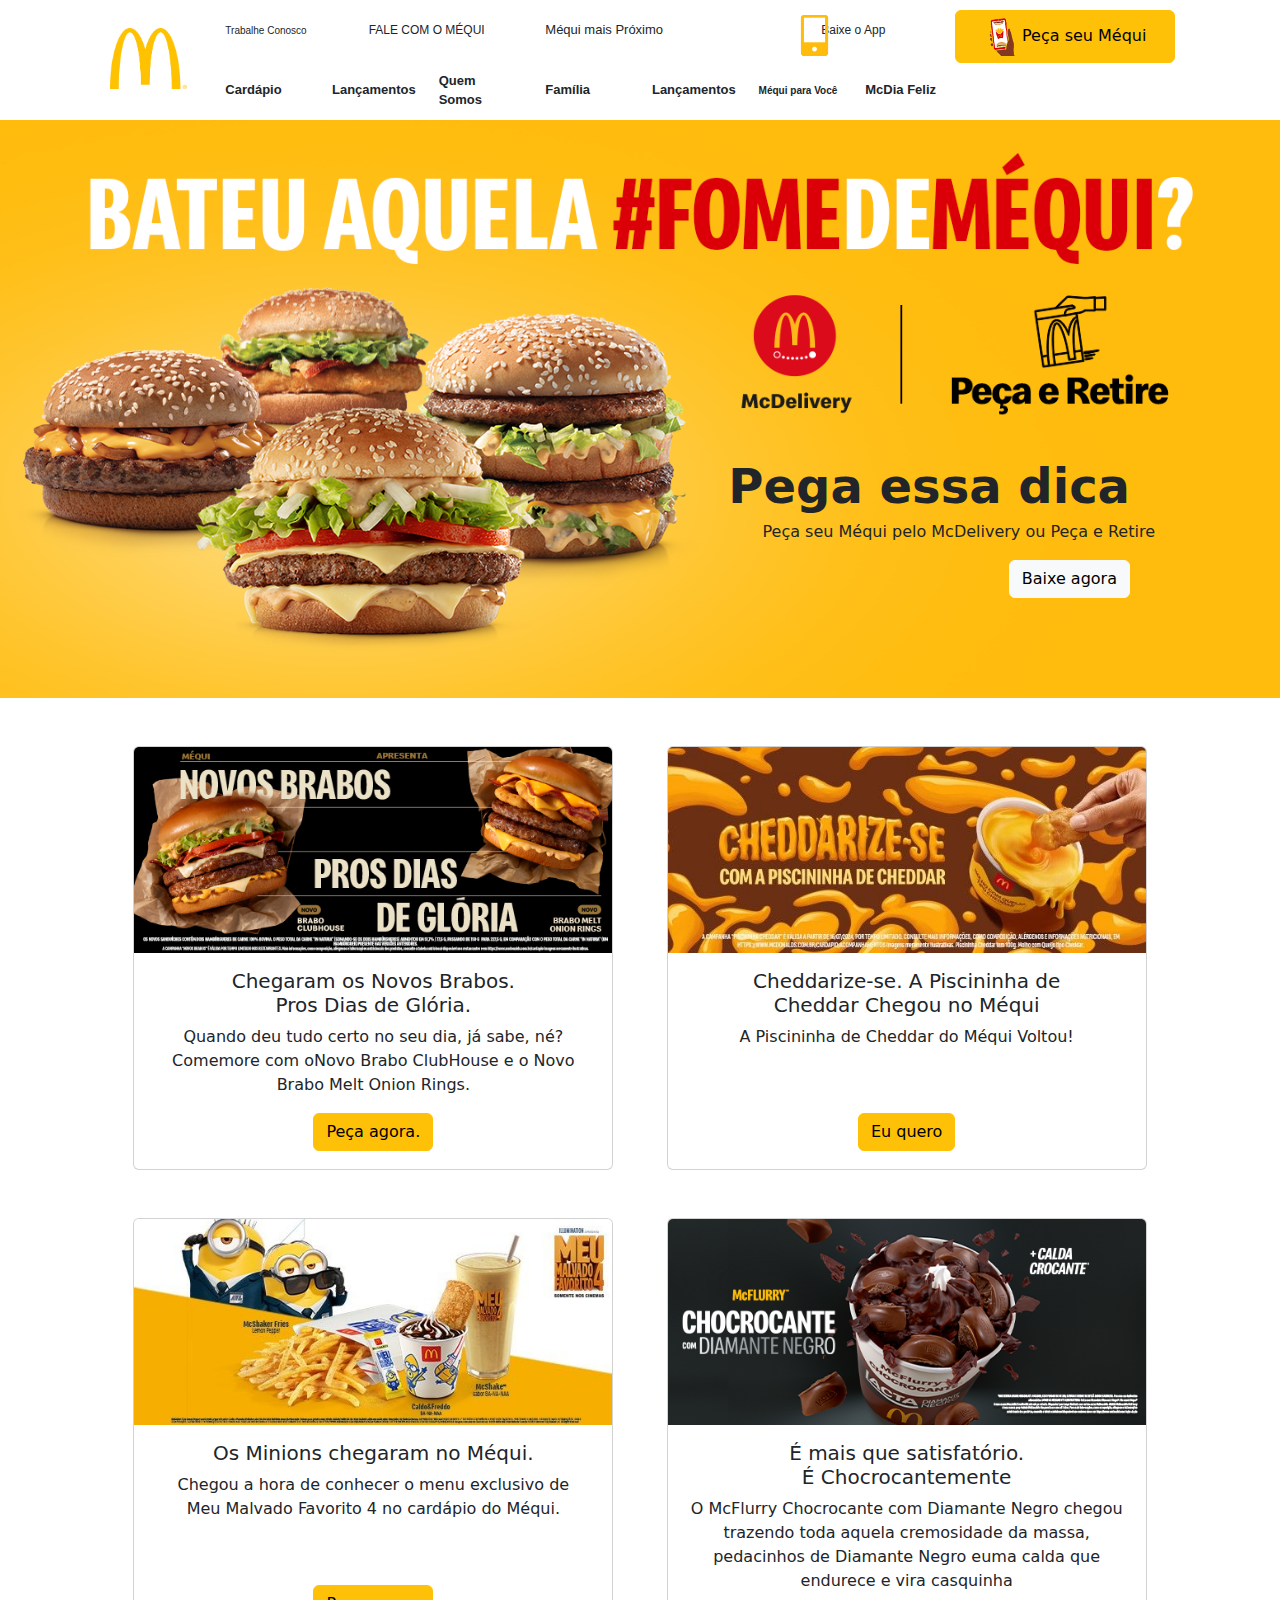
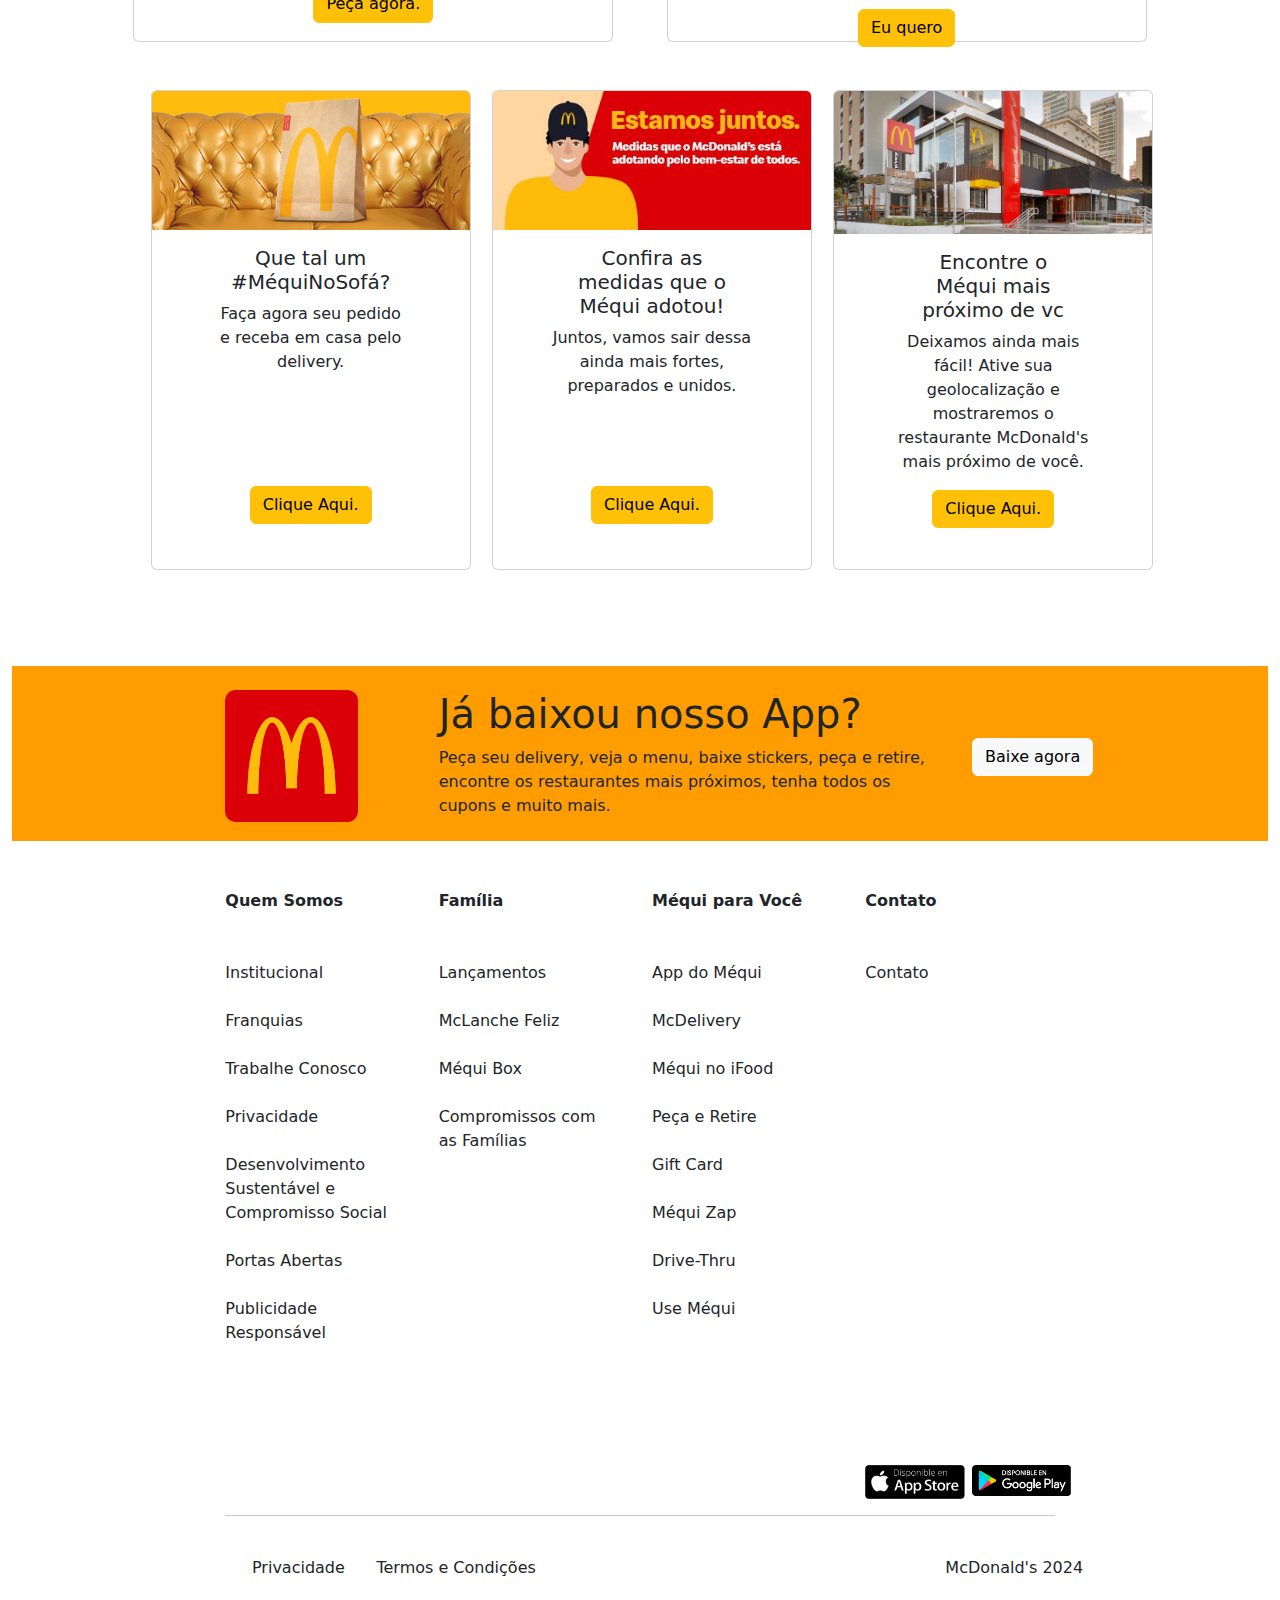
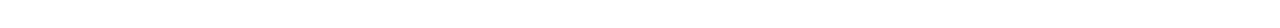
<file: REPLICA/index.html>
<!DOCTYPE html>
<html lang="en">
<head>
    <meta charset="UTF-8">
    <meta name="viewport" content="width=device-width, initial-scale=1.0">
    <title>McDonalds</title>
    <link href="https://cdn.jsdelivr.net/npm/bootstrap@5.3.3/dist/css/bootstrap.min.css" rel="stylesheet" 
    integrity="sha384-QWTKZyjpPEjISv5WaRU9OFeRpok6YctnYmDr5pNlyT2bRjXh0JMhjY6hW+ALEwIH" crossorigin="anonymous">
    <link rel="stylesheet" href="style.css">
</head>
<body>
    <div class="container-fluid"> 
        <div class="row">
            <div class="col-md-2 div1">
            </div>
            <div class="col-md-1 div3">
                Trabalhe Conosco
            </div>
            <div class="col-md-2 div2">
                FALE COM O MÉQUI
            </div>
            <div class="col-md-2 div1">
                Méqui mais Próximo
            </div>          
            <div class="col-md-2 div2">
                Baixe o App
            </div>
           
            <div class="col-md-3 div1">
            </div>
        </div>
        <div class="row">
            <div class="col-md-2 div1">
            </div>
            <div class="col-md-1 div1">
               <b> Cardápio </b>
            </div>
            <div class="col-md-1 div1">
                <b> Lançamentos </b>
            </div>
            <div class="col-md-1 div1">
                <b> Quem Somos </b>
            </div>
            <div class="col-md-1 div1">
                <b> Família </b>
            </div>
            <div class="col-md-1 div1">
                <b> Lançamentos </b>
            </div>
            <div class="col-md-1 div3">
                <b> Méqui para Você </b>
            </div>
            <div class="col-md-1 div1">
                <b> McDia Feliz </b> 
            </div>
            <div class="col-md-3 div1">
            </div>
        </div>
        <img src="img/simbolo.png" class="img1">
        <botão>
        <button type="button" class="btn btn-warning"><img src="img/celular2.png" class="img3">Peça seu Méqui</button>
        </botão>
        <img src="img/celular.png" class="img4">
    </div>
    <div class="row">
        <div class="col-md-12">
            <img src="img/desingmcdonalds.png" class="img2">
        </div>
    </div>
    <div class="texto card-title">
        <b>Pega essa dica</b>
    </div>
    <div class="texto2">Peça seu Méqui pelo McDelivery ou Peça e Retire</div>
    <button type="button" class="btn btn-light botao2">Baixe agora</button>
    <br> <br>
    <div class="container-fluid">
        <div class="row">
            <div class="col-md-1"></div>
            <div class="col-md-5">
                <div class="card" style="width: 30rem; height: 26.5rem;">
                    <center>
                    <img src="img/anun1.png" class="card-img-top" alt="...">
                    <div class="card-body">
                    <h5 class="card-title">Chegaram os Novos Brabos. <br> Pros Dias de Glória.</h5>
                    <p class="card-text">Quando deu tudo certo no seu dia, já sabe, né? <br> Comemore com 
                        oNovo Brabo ClubHouse e o Novo Brabo Melt Onion Rings.</p>
                    <button type="button" class="btn btn-warning">Peça agora.</button>
                    </div>
                    </center>
                </div>
            </div>
            <div class="col-md-5">
                <div class="card" style="width: 30rem; height: 26.5rem;">
                    <center>
                    <img src="img/anun2.jpg" class="card-img-top" alt="...">
                    <div class="card-body">
                    <h5 class="card-title">Cheddarize-se. A Piscininha de <br> Cheddar Chegou no Méqui</h5>
                    <p class="card-text">A Piscininha de Cheddar do Méqui Voltou!</p>
                    <br> <br>
                    <button type="button" class="btn btn-warning">Eu quero</button>
                    </div>
                    </center>
                </div>
            </div>
            <div class="col-md-1"></div>
        </div>
        <br> <br>
        <div class="row">
            <div class="col-md-1"></div>
            <div class="col-md-5">
                <div class="card" style="width: 30rem; height: 26.5rem;">
                    <center>
                    <img src="img/anun3.jpg" class="card-img-top" alt="...">
                    <div class="card-body">
                    <h5 class="card-title">Os Minions chegaram no Méqui.</h5>
                    <p class="card-text">Chegou a hora de conhecer o menu exclusivo de <br> Meu Malvado Favorito 4 no cardápio do Méqui.</p>
                    <br> <br>
                    <button type="button" class="btn btn-warning">Peça agora.</button>
                    </div>
                    </center>
                </div>
            </div>
            <div class="col-md-5">
                <div class="card" style="width: 30rem; height: 26.5rem;">
                    <center>
                    <img src="img/anun4.png" class="card-img-top" alt="...">
                    <div class="card-body">
                    <h5 class="card-title">É mais que satisfatório. <br> É Chocrocantemente</h5>
                    <p class="card-text">O McFlurry Chocrocante com Diamante Negro chegou trazendo toda aquela cremosidade da massa, pedacinhos de Diamante Negro euma calda que endurece e vira casquinha</p>
                    <button type="button" class="btn btn-warning">Eu quero</button>
                    </div>
                    </center>
                </div>
            </div>
            <div class="col-md-1"></div>
        </div>
        <br> <br>
        <div class="row">
            <div class="col-md-1"></div>
            <div class="col-md-3">
                <div class="card" style="width: 20rem; height: 30rem;">
                    <center>
                    <img src="img/nuna1.png" class="card-img-top" alt="...">
                    <div class="card-body">
                    <h5 class="card-title">Que tal um <br> #MéquiNoSofá?</h5>
                    <p class="card-text">Faça agora seu pedido <br> e receba em casa pelo <br> delivery.</p>
                    <br> <br> <br> <br>
                    <button type="button" class="btn btn-warning">Clique Aqui.</button>
                    </div>
                    </center>
                </div>
            </div>
            <div class="col-md-3">
                <div class="card" style="width: 20rem; height: 30rem;">
                    <center>
                    <img src="img/nuna2.jpg" class="card-img-top" alt="...">
                    <div class="card-body">
                    <h5 class="card-title">Confira as <br> medidas que o <br> Méqui adotou!</h5>
                    <p class="card-text">Juntos, vamos sair dessa <br> ainda mais fortes, <br> preparados e unidos.</p>
                    <br> <br> <br>
                    <button type="button" class="btn btn-warning">Clique Aqui.</button>
                    </div>
                    </center>
                </div>
            </div>
            <div class="col-md-3">
                <div class="card" style="width: 20rem; height: 30rem;">
                    <center>
                    <img src="img/nuna3.jpg" class="card-img-top" alt="...">
                    <div class="card-body">
                    <h5 class="card-title">Encontre o <br> Méqui mais <br> próximo de vc</h5>
                    <p class="card-text">Deixamos ainda mais <br> fácil! Ative sua <br> geolocalização e <br> mostraremos o <br> restaurante McDonald's <br> mais próximo de você.</p>
                    <button type="button" class="btn btn-warning">Clique Aqui.</button>
                    </div>
                    </center>
                </div>
            </div>
            <div class="col-md-1"></div>
        </div>
        <br> <br> <br> <br>
        <div class="pai">
            <br>
            <div class="row">
                <div class="col-md-2"></div>
                <div class="col-md-2"><img src="img/simbolo2.png" class="img7"></div>
                <div class="col-md-5 card-title">
                    <h1> Já baixou nosso App?</h1>
                    Peça seu delivery, veja o menu, baixe stickers, peça e retire, 
                    encontre os restaurantes mais próximos, tenha todos os cupons e muito mais.                   
                </div>
                <div class="col-md-2">
                    <br> <br>
                    <button type="button" class="btn btn-light">Baixe agora</button>
                </div>
                <div class="col-md-1"></div>
            </div>
        </div>
            <br> <br>
            <div class="row">
                <div class="col-md-2"></div>
                <div class="col-md-2">
                    <b>Quem Somos</b> <br> <br> <br>
                    Institucional <br> <br>
                    Franquias <br> <br>
                    Trabalhe Conosco <br> <br>
                    Privacidade <br> <br>
                    Desenvolvimento <br> Sustentável e <br> Compromisso Social <br> <br>
                    Portas Abertas <br> <br>
                    Publicidade Responsável <br> <br>
                </div>
                <div class="col-md-2">
                    <b>Família</b> <br> <br> <br>
                    Lançamentos <br> <br>
                    McLanche Feliz <br> <br>
                    Méqui Box <br> <br>
                    Compromissos com <br> as Famílias
                </div>
                <div class="col-md-2">
                    <b>Méqui para Você</b> <br> <br> <br>
                    App do Méqui <br> <br>
                    McDelivery <br> <br>
                    Méqui no iFood <br> <br>
                    Peça e Retire <br> <br>
                    Gift Card <br> <br>
                    Méqui Zap <br> <br>
                    Drive-Thru <br> <br>
                    Use Méqui
                </div>
                <div class="col-md-2">
                    <b>Contato</b> <br> <br> <br> 
                    Contato
                </div>
                <div class="col-md-2"></div>
            </div>
            <br> <br> <br> <br>
            <div class="row">
                <div class="col-md-8"></div>
                <div class="col-md-1">
                    <img src="img/appstore.png" class="img5">
                </div>
                <div class="col-md-1">
                    <img src="img/googleplay.png" class="img5">
                </div>
                <div class="col-md-2"></div>
            </div>
            <div class="row">
                <div class="col-md-2"></div>
                <div class="col-md-8"><hr></div>
                <div class="col-md-2"></div>
            </div>
            <br>
            <div class="row">
                <div class="col-md-2"></div>
                <div class="col-md-1">Privacidade</div>
                <div class="col-md-2">Termos e Condições</div>
                <div class="col-md-3"></div>
                <div class="col-md-2">McDonald's 2024</div>
                <div class="col-md-1"></div>
            </div>
            <br> <br>
    </div>
</body>
</html>
</file>
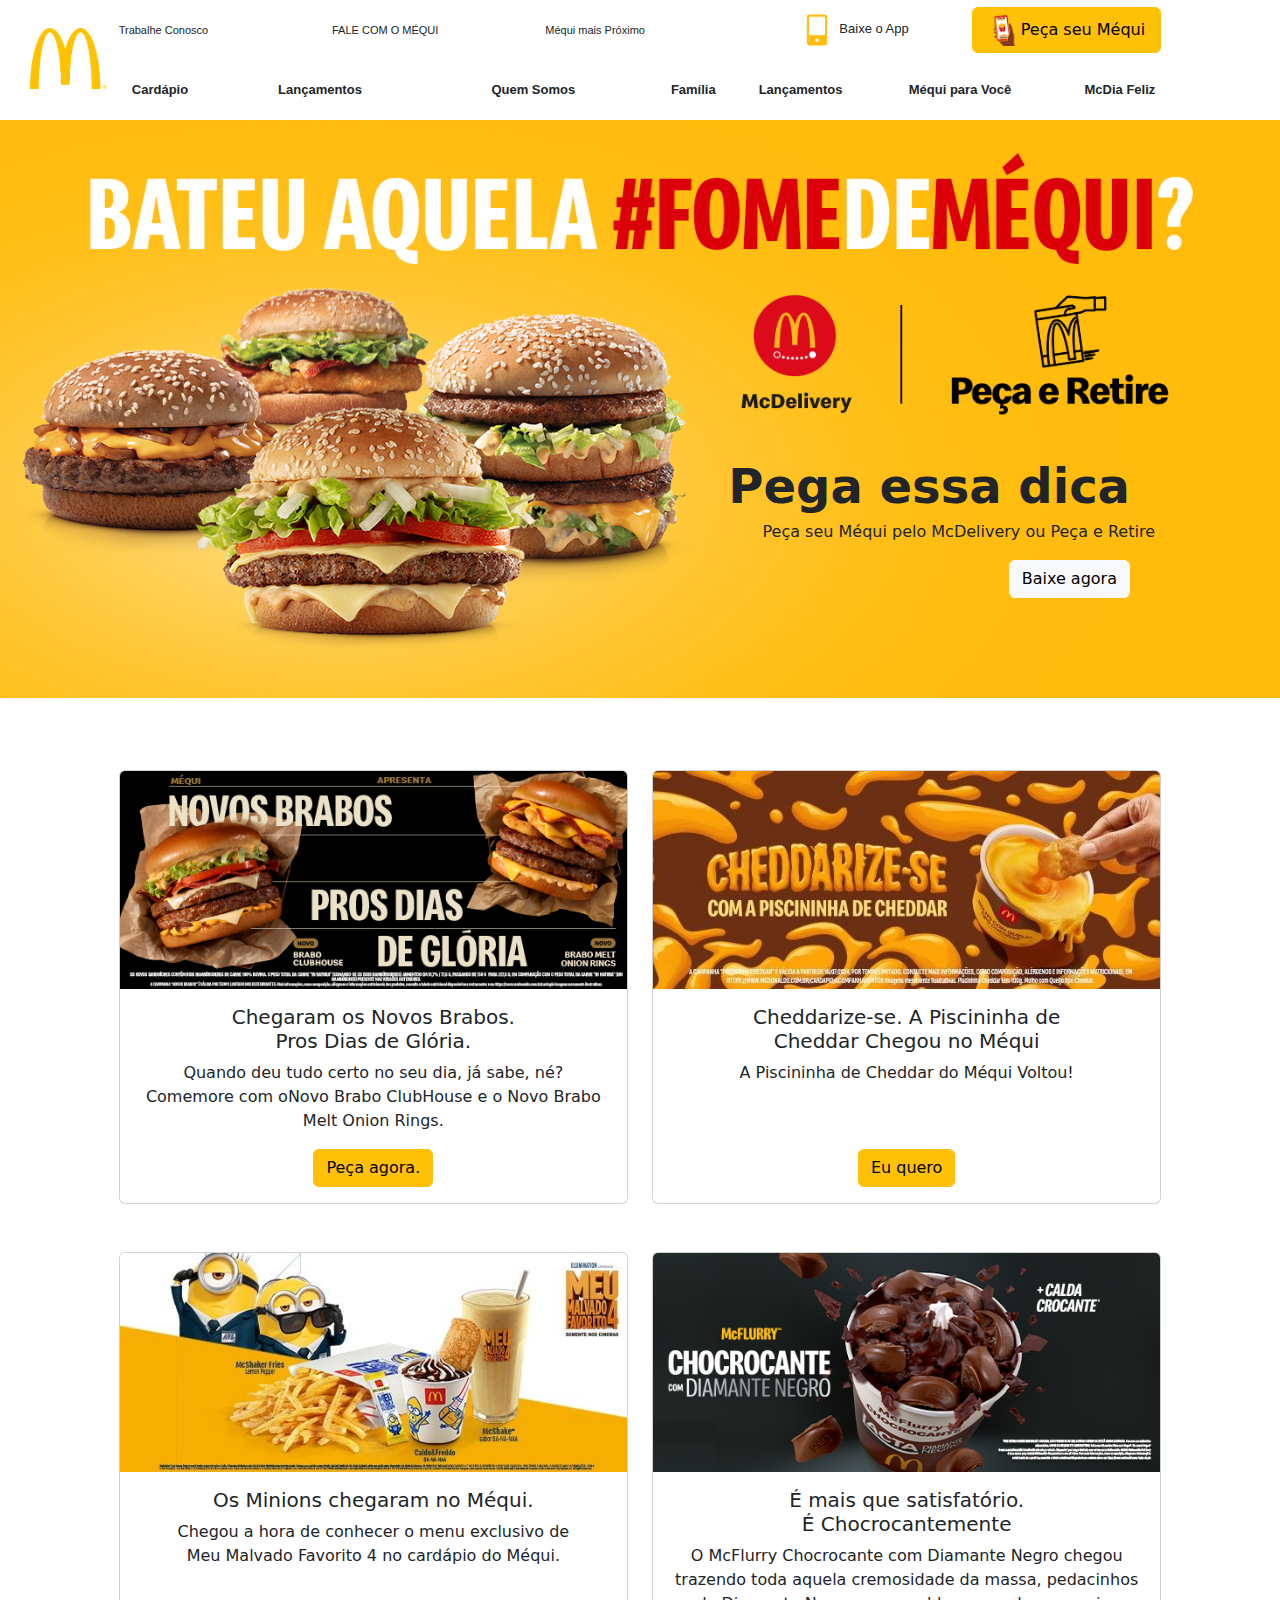
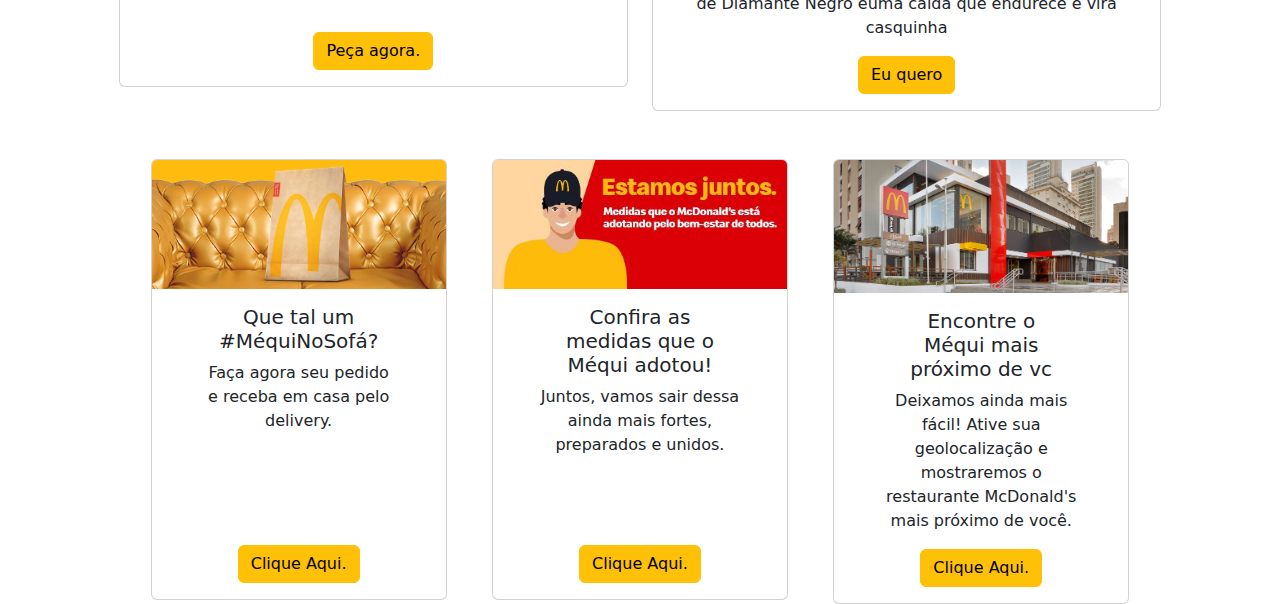
<file: REPLICA/index2.html>
<!DOCTYPE html>
<html lang="en">
<head>
    <meta charset="UTF-8">
    <meta name="viewport" content="width=device-width, initial-scale=1.0">
    <title>McDonald's</title>
    <link href="https://cdn.jsdelivr.net/npm/bootstrap@5.3.3/dist/css/bootstrap.min.css" rel="stylesheet" 
    integrity="sha384-QWTKZyjpPEjISv5WaRU9OFeRpok6YctnYmDr5pNlyT2bRjXh0JMhjY6hW+ALEwIH" crossorigin="anonymous">
    <link rel="stylesheet" href="style2.css">
</head>
<body>
    <div class="container-fluid">
        <menu> 
                <div class="row">
                    <div class="col-lg-1 div1">
                    </div>
                    <div class="col-lg-2 div1">
                        Trabalhe Conosco
                    </div>
                    <div class="col-lg-2 div1">
                        FALE COM O MÉQUI
                    </div>
                    <div class="col-lg-2 div1">
                        Méqui mais Próximo
                    </div>          
                    <div class="col-lg-2 div2">
                        <img src="img/celular.png" class="celular">
                        Baixe o App
                    </div>
                    <div class="col-lg-2 botao">
                        <button type="button" class="btn btn-warning"><img src="img/celular2.png" class="celular">Peça seu Méqui</button>
                    </div>
                    <div class="col-lg-1"></div>
                </div>  
                <div class="row">
                        <div class="col-lg-1 div2">
                        </div>
                        <div class="col-lg-1 div2">
                        <b> Cardápio </b>
                        </div>
                        <div class="col-lg-2 div2">
                            <b> Lançamentos </b>
                        </div>
                        <div class="col-lg-2 div2">
                            <b> Quem Somos </b>
                        </div>
                        <div class="col-lg-1 div2">
                            <b> Família </b>
                        </div>
                        <div class="col-lg-1 div2">
                            <b> Lançamentos </b>
                        </div>
                        <div class="col-lg-2 div2">
                            <b> Méqui para Você </b>
                        </div>
                        <div class="col-lg-1 div2">
                            <b> McDia Feliz </b> 
                        </div>
                        <div class="col-lg-1"></div>
                </div>
        </menu>
    </div>        
        <img src="img/simbolo.png" class="simbolo1">
        <img src="img/desingmcdonalds.png" class="desing1">
        <img src="img/desingmcdonalds2.png" class="desing2">        
        <img src="img/menu.png" class="menuicon">
        <div class="div4 card-title">
            <b>Pega essa dica</b>
        </div>
        <div class="div3">Peça seu Méqui pelo McDelivery ou Peça e Retire</div>
        <button type="button" class="btn btn-light botao3">Baixe agora</button>
        
        <br> <br> <br> <br>
        <div class="container-fluid">
            <div class="row">
                <div class="col-md-1"></div>
                <div class="col-md-5">
                    <div class="card cards">
                        <center>
                        <img src="img/anun1.png" class="card-img-top" alt="...">
                        <div class="card-body">
                        <h5 class="card-title">Chegaram os Novos Brabos. <br> Pros Dias de Glória.</h5>
                        <p class="card-text">Quando deu tudo certo no seu dia, já sabe, né? <br> Comemore com 
                            oNovo Brabo ClubHouse e o Novo Brabo Melt Onion Rings.</p>
                        <button type="button" class="btn btn-warning">Peça agora.</button>
                        </div>
                        </center>
                    </div>
                </div>
                <div class="col-md-5">
                    <div class="card cards">
                        <center>
                        <img src="img/anun2.jpg" class="card-img-top" alt="...">
                        <div class="card-body">
                        <h5 class="card-title">Cheddarize-se. A Piscininha de <br> Cheddar Chegou no Méqui</h5>
                        <p class="card-text">A Piscininha de Cheddar do Méqui Voltou!</p>
                        <br> <br>
                        <button type="button" class="btn btn-warning">Eu quero</button>
                        </div>
                        </center>
                    </div>
                </div>
                <div class="col-md-1"></div>
            </div>
            <br> <br>
            <div class="row">
                <div class="col-md-1"></div>
                <div class="col-md-5">
                    <div class="card cards">
                        <center>
                        <img src="img/anun3.jpg" class="card-img-top" alt="...">
                        <div class="card-body">
                        <h5 class="card-title">Os Minions chegaram no Méqui.</h5>
                        <p class="card-text">Chegou a hora de conhecer o menu exclusivo de <br> Meu Malvado Favorito 4 no cardápio do Méqui.</p>
                        <br> <br>
                        <button type="button" class="btn btn-warning">Peça agora.</button>
                        </div>
                        </center>
                    </div>
                </div>
                <div class="col-md-5">
                    <div class="card cards">
                        <center>
                        <img src="img/anun4.png" class="card-img-top" alt="...">
                        <div class="card-body">
                        <h5 class="card-title">É mais que satisfatório. <br> É Chocrocantemente</h5>
                        <p class="card-text">O McFlurry Chocrocante com Diamante Negro chegou trazendo toda aquela cremosidade da massa, pedacinhos de Diamante Negro euma calda que endurece e vira casquinha</p>
                        <button type="button" class="btn btn-warning">Eu quero</button>
                        </div>
                        </center>
                    </div>
                </div>
                <div class="col-md-1"></div>
            </div>
            <br> <br>
            <div class="row">
                <div class="col-md-1"></div>
                <div class="col-md-3">
                    <div class="card cards">
                        <center>
                        <img src="img/nuna1.png" class="card-img-top" alt="...">
                        <div class="card-body">
                        <h5 class="card-title">Que tal um <br> #MéquiNoSofá?</h5>
                        <p class="card-text">Faça agora seu pedido <br> e receba em casa pelo <br> delivery.</p>
                        <br> <br> <br> <br>
                        <button type="button" class="btn btn-warning">Clique Aqui.</button>
                        </div>
                        </center>
                    </div>
                </div>
                <div class="col-md-3">
                    <div class="card cards">
                        <center>
                        <img src="img/nuna2.jpg" class="card-img-top" alt="...">
                        <div class="card-body">
                        <h5 class="card-title">Confira as <br> medidas que o <br> Méqui adotou!</h5>
                        <p class="card-text">Juntos, vamos sair dessa <br> ainda mais fortes, <br> preparados e unidos.</p>
                        <br> <br> <br>
                        <button type="button" class="btn btn-warning">Clique Aqui.</button>
                        </div>
                        </center>
                    </div>
                </div>
                <div class="col-md-3">
                    <div class="card cards">
                        <center>
                        <img src="img/nuna3.jpg" class="card-img-top" alt="...">
                        <div class="card-body">
                        <h5 class="card-title">Encontre o <br> Méqui mais <br> próximo de vc</h5>
                        <p class="card-text">Deixamos ainda mais <br> fácil! Ative sua <br> geolocalização e <br> mostraremos o <br> restaurante McDonald's <br> mais próximo de você.</p>
                        <button type="button" class="btn btn-warning">Clique Aqui.</button>
                        </div>
                        </center>
                    </div>
                </div>
                <div class="col-md-1"></div>
                <br> <br> <br> <br>
</body>
</html>
</file>
<file: REPLICA/style.css>
*{
    padding: 0;
    margin: 0 auto;
    box-sizing: border-box;
}

.div1{
    align-items: center;
    align-content: center;
    text-align: left;
    height: 60px;
    font-size: 13px;
    font-family: 'Trebuchet MS', 'Lucida Sans Unicode', 'Lucida Grande', 'Lucida Sans', Arial, sans-serif;
    border: 20px;
}

.div2{
    align-items: center;
    align-content: center;
    text-align: center;
    height: 60px;
    font-size: 12px;
    font-family: 'Trebuchet MS', 'Lucida Sans Unicode', 'Lucida Grande', 'Lucida Sans', Arial, sans-serif;
    border: 20px;
}

.div3{
    align-items: center;
    align-content: center;
    text-align: left;
    height: 60px;
    font-size: 10px;
    font-family: 'Trebuchet MS', 'Lucida Sans Unicode', 'Lucida Grande', 'Lucida Sans', Arial, sans-serif;
    border: 20px;
}

.img1{
    width: 6%;
    position: absolute;
    top: 28px;
    left: 110px;
}

.img2{
    width: 100%;
}

.img3{
    width: 20%;
}

.img4{
    position: absolute;
    width: 4%;
    top: 10px;
    right: 440px;
}

.pai{
    background-color: rgb(255, 157, 0);
    width: 100%;
    height: 175px;
}

botão{
    position: absolute;
    top: 10px;
    right: 105px;
}

.img5{
    width: 120%;
}

.img6{
    width: 35%;
}

.img7{
    align-items: center;
    align-content: center;
    width: 70%;
}

.texto{
    position: absolute;
    top: 450px;
    right: 150px;
    font-size: 3rem;
}

.texto2{
    position: absolute;
    top: 520px;
    right: 125px;
}

.botao2{
    position: absolute;
    top: 560px;
    right: 150px;
}

@media screen and (max-width: 1230) {
    .div1{
        opacity: 0.0;
    }
    .div2{
        opacity: 0.0;
    }
    .div3{
        opacity: 0.0;
    }
}
</file>
<file: REPLICA/style2.css>
*{
    padding: 0;
    margin: 0 auto;
    box-sizing: border-box;
}

.div1{
    align-items: center;
    align-content: center;
    text-align: left;
    font-family: 'Trebuchet MS', 'Lucida Sans Unicode', 'Lucida Grande', 'Lucida Sans', Arial, sans-serif;
    font-size: 100%;
    height: 60px;
}

.div2{
    align-items: center;
    align-content: center;
    text-align: center;
    font-family: 'Trebuchet MS', 'Lucida Sans Unicode', 'Lucida Grande', 'Lucida Sans', Arial, sans-serif;
    font-size: 130%;
    height: 60px;
}

.celular{
    width: 20%;
}

.botao{
    align-items: center;
    align-content: center;
}

@media screen and (max-width: 1805px){
    .div1{
        font-size: 90%; 
    }
    
    .div2{
        font-size: 100%;
    }
}

@media screen and (max-width: 1360px){
    .div1{
        font-size: 11px;
    }

    .div2{
        font-size: 13px;
    }
}

@media screen and (max-width: 1128px){
    .div1{
        opacity: 0.0;
    }

    .div2{
        opacity: 0.0;
    }
}

.desing1{
    width: 100%;
}

.desing2{
    width: 100%;
    opacity: 0.0;
    position: absolute;
    top: 120px;
    left: 0px;
}

.simbolo1{
    position: absolute;
    width: 6%;
    top: 28px;
    left: 30px;
}

.botao{
    opacity: 1;
    align-items: center;
    align-content: center;
    top: 28px;
    right: 30px;
}

.menuicon{
    opacity: 0.0;
    width: 3rem;
    position: absolute;
    top: 40px;
    left: 150px;
}

@media screen and (max-width: 1120px) {
    .desing1{
        opacity: 0.0;
    }
    .desing2{
        opacity: 1;
    }
    .botao{
        position: absolute;
        opacity: 1;
        width: 18rem;
    }
    .simbolo1{
        top: 20px;
        width: 10%;
    }
    .menuicon{
        opacity: 1;
    }
}

@media screen and (max-width: 773px) {
    .desing2{
        top: 100px;
    }
    .botao{
        width: 15rem;
        top: 20px;
    }
    .simbolo1{
        width: 12%;
    }
    .menuicon{
        width: 2rem;
        top: 35px;
    }
}

@media screen and (max-width: 550px){
    .desing2{
        top: 90px;
    }
    .botao2{
        width: 13rem;
    }
    .menuicon{
        width: 1.5rem;
        top: 35px;
        left: 125px;
    }
}

@media screen and (max-width: 430px) {
    .botao{
        top: 10px;
        right: 5px;
    }
    .menuicon{
        left: 100px;
    }
}

@media screen and (max-width: 430px) {
    .desing2{
        top: 70px;
    }
    .botao2{
        width: 11rem;
        top: 15px;
    }
    .menuicon{
        width: 1.3rem;
        top: 30px;
    }
}

@media screen and (max-width: 400px) {
    .botao2{
        opacity: 0.0;
    }
    .botao{
        opacity: 0.0;
    }
    .menuicon{
        width: 1rem;
        left: 340px;
    }
}

@media screen and (max-width: 360px) {
    .menuicon{
        width: 1rem;
        left: 320px;
    }
}

@media screen and (max-width: 344px) {
    .menuicon{
        width: 1rem;
        left: 300px;
    }
}


.div3{
    position: absolute;
    top: 520px;
    right: 125px;
}

.div4{
    position: absolute;
    top: 450px;
    right: 150px;
    font-size: 3rem;
}

.botao3{
    position: absolute;
    top: 560px;
    right: 150px;
}

@media screen and (max-width: 1120px) {
    .div3{
        top: 1400px;
        font-size: 1.3rem;
        left: 325px;
    }
    
    .div4{
        top: 1250px;
        font-size: 6rem;
        left: 210px;
    }
    
    .botao3{
        width: 18rem;
        font-size: 2rem;
        top: 1470px;
        left: 400px;
    }
}

@media screen and (max-width: 1020px) {
    .div3{
        top: 1270px;
        left: 260px;
    }
    .div4{
        font-size: 5rem;
        top: 1150px;
        left: 210px;
    }
    .botao3{
        top: 1320px;
        left: 340px;
    }  
}

@media screen and (max-width: 910px) {
    .div3{
        top: 1200px;
        left: 260px;
        font-size: 1rem;
    }
    .div4{
        font-size: 4rem;
        top: 1100px;
        left: 210px;
    }
    .botao3{
        top: 1250px;
        left: 290px;
    }
}

@media screen and (max-width: 800px) {
    .div3{
        top: 1080px;
        left: 235px;
        font-size: 0.9rem;
    }
    .div4{
        font-size: 3rem;
        top: 1000px;
        left: 225px;
    }
    .botao3{
        top: 1130px;
        left: 250px;
    }  
}

@media screen and (max-width: 800px) {
    .div3{
        top: 1000px;
        left: 210px;
        font-size: 0.9rem;
    }
    .div4{
        font-size: 3rem;
        top: 900px;
        left: 200px;
    }
    .botao3{
        top: 1040px;
        left: 240px;
        width: 15rem;
        font-size: 1.5rem;
    }
}

@media screen and (max-width: 680px) {
    .div3{
        top: 800px;
        left: 180px;
        font-size: 0.8rem;
    }
    .div4{
        font-size: 2rem;
        top: 750px;
        left: 190px;
    }
    .botao3{
        top: 840px;
        left: 220px;
        width: 10rem;
        font-size: 1rem;
    }
}

@media screen and (max-width: 590px) {
    .div3{
        top: 750px;
        left: 150px;

    }
    .div4{
        font-size: 2rem;
        top: 700px;
        left: 180px;
    }
    .botao3{
        top: 790px;
        left: 205px;
        width: 10rem;
        font-size: 1rem;
    }
}

@media screen and (max-width: 554px) {
    .div3{
        top: 700px;
        left: 117px;
    }
    .div4{
        
        top: 640px;
        left: 120px;
    }
    .botao3{
        top: 740px;
        left: 180px;
        width: 10rem;
        font-size: 1rem;
    }    
}

@media screen and (max-width: 525px) {
    .div4{
        opacity: 0.0;
    }
    .div3{
        opacity: 0.0;
    }
    .botao3{
        top: 650px;
        left: 150px;
    }
}

@media screen and (max-width: 440px) {
    .botao3{
        top: 600px;
        left: 125px;
    }
}

@media screen and (max-width: 400px) {
    .botao3{
        top: 500px;
        left: 110px;
    }
}

@media screen and (max-width: 1120px) {
    .cards{
        top: 1220px;
    }
}

@media screen and (max-width: 993px) {
    .cards{
        top: 400px;
    }
}

@media screen and (max-width: 910px) {
    .cards{
        top: 300px;
    }
}

@media screen and (max-width: 760px) {
    .cards{
        top: 200px;
    }
}

@media screen and (max-width: 670px) {
    .cards{
        top: 90px;
    }
}

@media screen and (max-width: 525px) {
    .cards{
        top: -100px;
    }
}

@media screen and (max-width: 412px) {
    .cards{
        top: -300px;
    }
}

@media screen and (max-width: 344px) {
    .cards{
        top: -400px;
    }
}

.pai{
    background-color: rgb(255, 157, 0);
    width: 100%;
    height: 175px;
}

.img7{
    align-items: center;
    align-content: center;
    width: 70%;
}

.footer{
    width: 100%;
}
</file>
